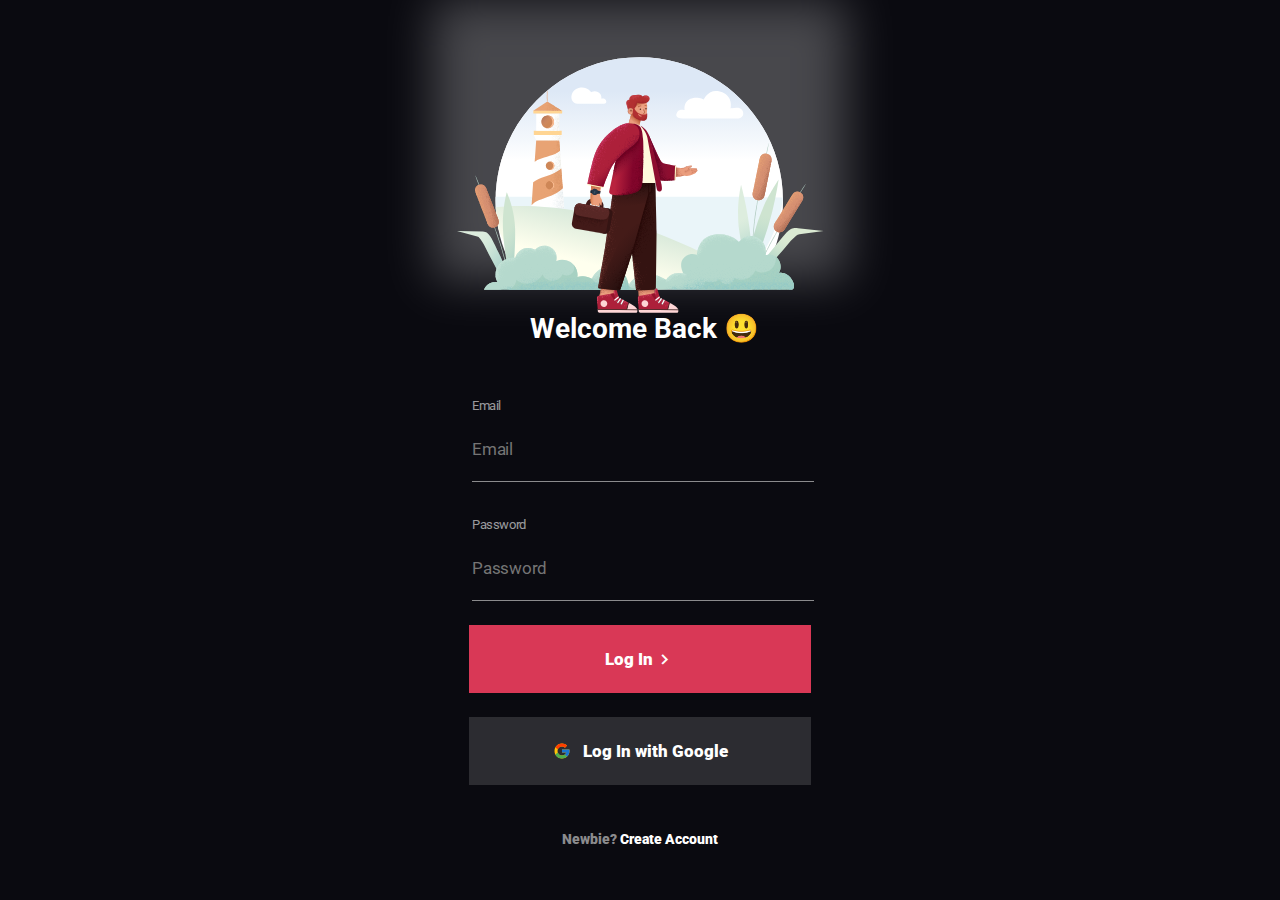
<file: index.html>
<!DOCTYPE html>
<html lang="en">

<head>
    <meta charset="UTF-8">
    <meta name="viewport" content="width=device-width, initial-scale=1.0">
    <link href="https://unpkg.com/boxicons@2.1.2/css/boxicons.min.css" rel="stylesheet">
    <link rel="stylesheet" href="style.css">
    <title>Login App</title>
</head>

<body>
    <main>
        <div class="blur"></div>
        <img class="img-login" src="./assets/img-login.svg" alt="homem caminhando com uma maleta">
        <h1>Welcome Back 😃</h1>
        <form class="form-login" action="" method="get" enctype="multipart/form-data">
            <label>Email<input class="input" type="email" name="email" placeholder="Email"></label>
            <label>Password<input class="input" type="password" name="password" placeholder="Password"></label>
        </form>
        <button>Log In <i class="bx bx-chevron-right"></i></button>
        <button class="buttonGoogle">
            <img src="./assets/icon-google.svg" alt="logo do Google">Log In with Google
        </button>
        <div class="link">
            <a href="./signup.html">Newbie? <span>Create Account</span></a>
        </div>
    </main>
</body>

</html>
</file>
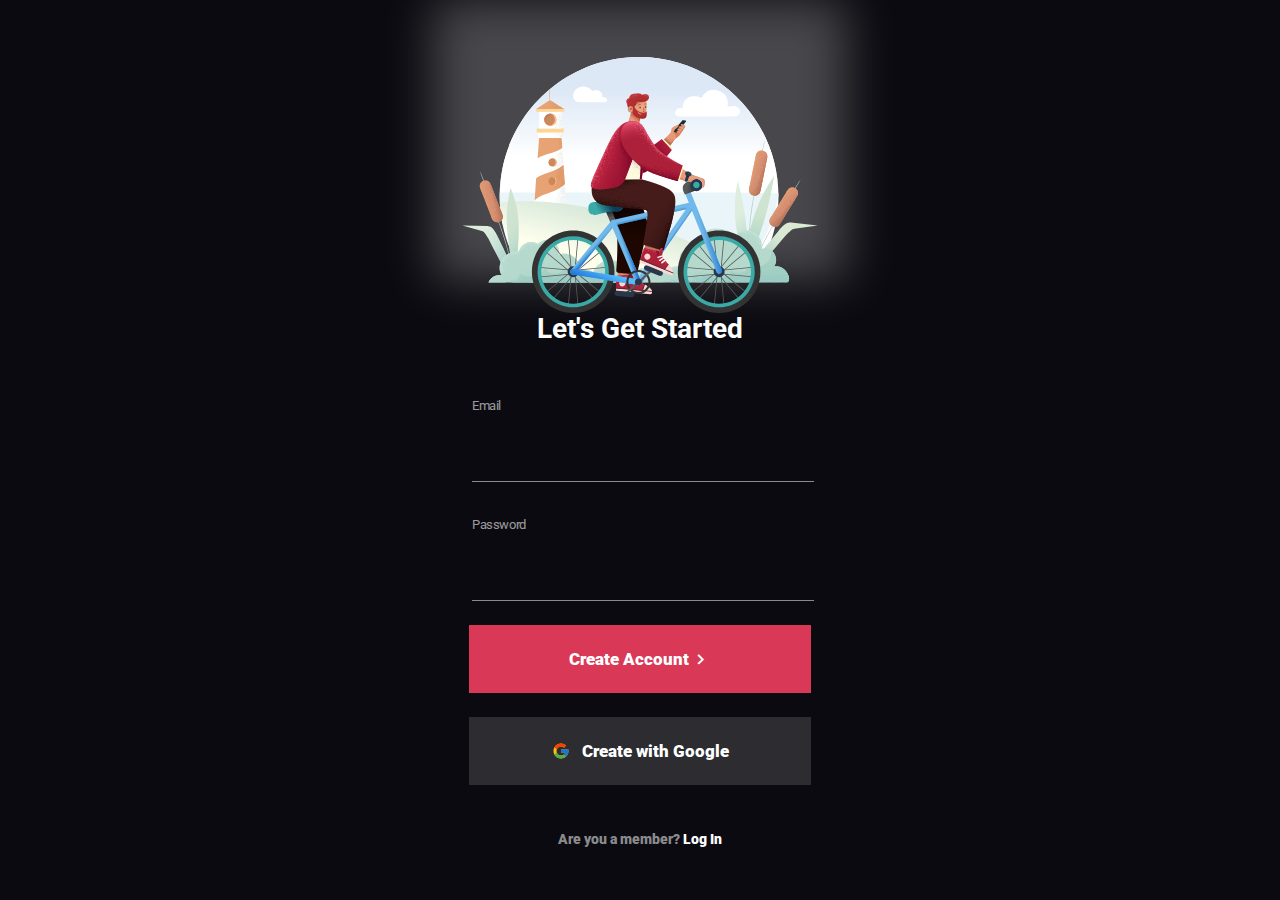
<file: signup.html>
<!DOCTYPE html>
<html lang="en">

<head>
    <meta charset="UTF-8">
    <meta name="viewport" content="width=device-width, initial-scale=1.0">
    <link href="https://unpkg.com/boxicons@2.1.2/css/boxicons.min.css" rel="stylesheet">
    <link rel="stylesheet" href="style.css">
    <title>Signup App</title>
</head>

<body>
    <main>
        <div class="blur"></div>
        <img class="img-signup" src="./assets/img-signup.svg" alt="homem pedalando em uma bicicleta">
        <h1>Let's Get Started</h1>
        <form class="form-signup" action="" method="get" enctype="multipart/form-data">
            <label>Email<input class="input" type="email" name="email"></label>
            <label>Password<input class="input" type="password" name="password"></label>
        </form>
        <button>Create Account <i class="bx bx-chevron-right"></i></button>
        <button class="buttonGoogle">
            <img src="./assets/icon-google.svg" alt="logo do Google">Create with Google
        </button>
        <div class="link">
            <a href="./index.html">Are you a member? <span>Log In</span></a>
        </div>
    </main>
</body>

</html>
</file>
<file: style.css>
@import url('https://fonts.googleapis.com/css2?family=Roboto:ital,wght@0,100;0,300;0,400;0,500;0,700;0,900;1,100;1,300;1,400;1,500;1,700;1,900&display=swap');

* {
    border: 0;
    margin: 0;
    padding: 0;
    box-sizing: border-box;
    font-family: "Roboto", sans-serif;
}

body {
    background: #0A0A10;
}

main {
    max-width: 414px;
    max-height: 896px;
    margin: 0 auto;
}

.blur {
    width: 414px;
    height: 280px;
    position: absolute;
    z-index: -1;
    background: #ffffff;
    opacity: 0.25;
    filter: blur(24px);
}

.img-login,
.img-signup {
    position: relative;
    width: 366.58px;
    height: 256px;
    top: 57px;
    left: 24px;
}

h1 {
    color: #ffffff;
    font-size: 28px;
    font-weight: 700;
    line-height: 33px;
    letter-spacing: 0px;
    text-align: center;
    position: relative;
    margin: 52px 96.5px 0 96.5px;
    text-wrap: nowrap;
}

.form-login,
.form-signup {
    display: flex;
    flex-direction: column;
    align-items: center;
    width: 342px;
    gap: 32px;
    margin: 50px 36px 0 36px;
}

label {
    font-weight: 400;
    font-size: 13px;
    line-height: 22px;
    letter-spacing: -0.41px;
    padding-left: 6px;
    color: rgb(255, 255, 255, .6);
}

.input {
    width: 342px;
    height: 65px;
    font-weight: 400;
    font-size: 17px;
    line-height: 20px;
    letter-spacing: -0.24px;
    background: transparent;
    color: #ffffff;
    outline: none;
    border-bottom: 1px solid #8b8b8d;
}

button {
    width: 342px;
    height: 68px;
    background: #D93856;
    font-size: 17px;
    font-weight: 900;
    line-height: 3px;
    letter-spacing: 0px;
    text-align: center;
    color: #ffffff;
    margin: 24px 36px 14px 36px;
    cursor: pointer;

    display: flex;
    align-items: center;
    justify-content: center;
    transition: .3s ease;
}

button:hover {
    opacity: .8;
}

button:active {
    opacity: .6;
}

i {
    font-weight: 900;
    font-size: 22px;
    line-height: 2px;
}

.buttonGoogle {
    width: 342px;
    height: 68px;
    border: none;
    display: flex;
    align-items: center;
    justify-content: center;
    transition: 0.3s ease;

    background: rgba(255, 255, 255, 0.14);
    font-weight: 900;
    font-size: 17px;
    line-height: 2px;
    color: #ffffff;
    gap: 12px;
}

.buttonGoogle:hover {
    cursor: pointer;
    opacity: 0.8;
}

.buttonGoogle:active {
    opacity: 0.6;
}

.link {
    display: flex;
    margin: 46px 122px 50px 122px;
    position: relative;
}

a {
    font-weight: 900;
    font-size: 14px;
    line-height: 16.41px;
    color: #8b8b8d;
    text-decoration: none;
    text-wrap: nowrap;
    margin: 0 auto;
}

a::after {
    content: "";
    width: 0;
    height: 2px;
    position: absolute;
    background: #d93856;
    bottom: -3px;
    left: 0;
    transition: 0.3s ease;
}

a:hover::after {
    content: "";
    width: 100%;
    height: 2px;
    position: absolute;
    background: #d93856;
    bottom: -3px;
    left: 0;
}

span {
    color: #ffffff;
}
</file>
